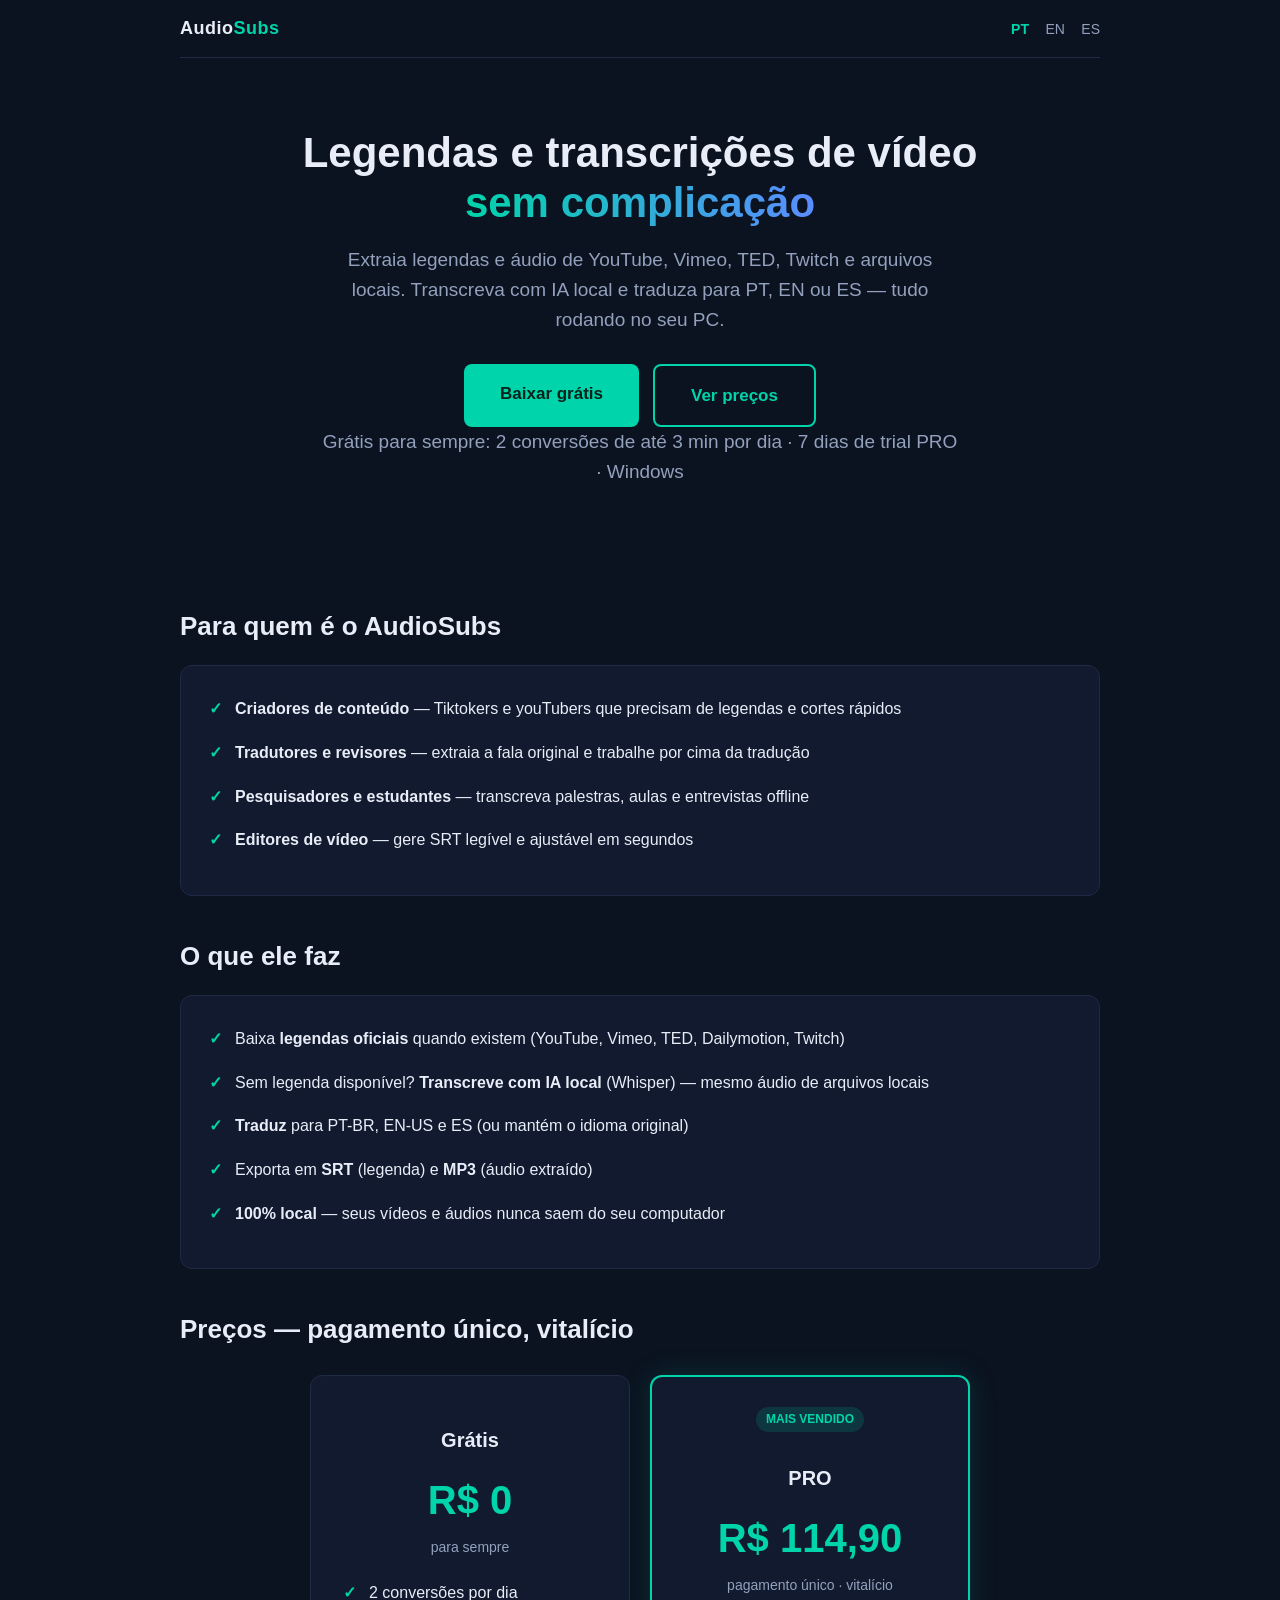
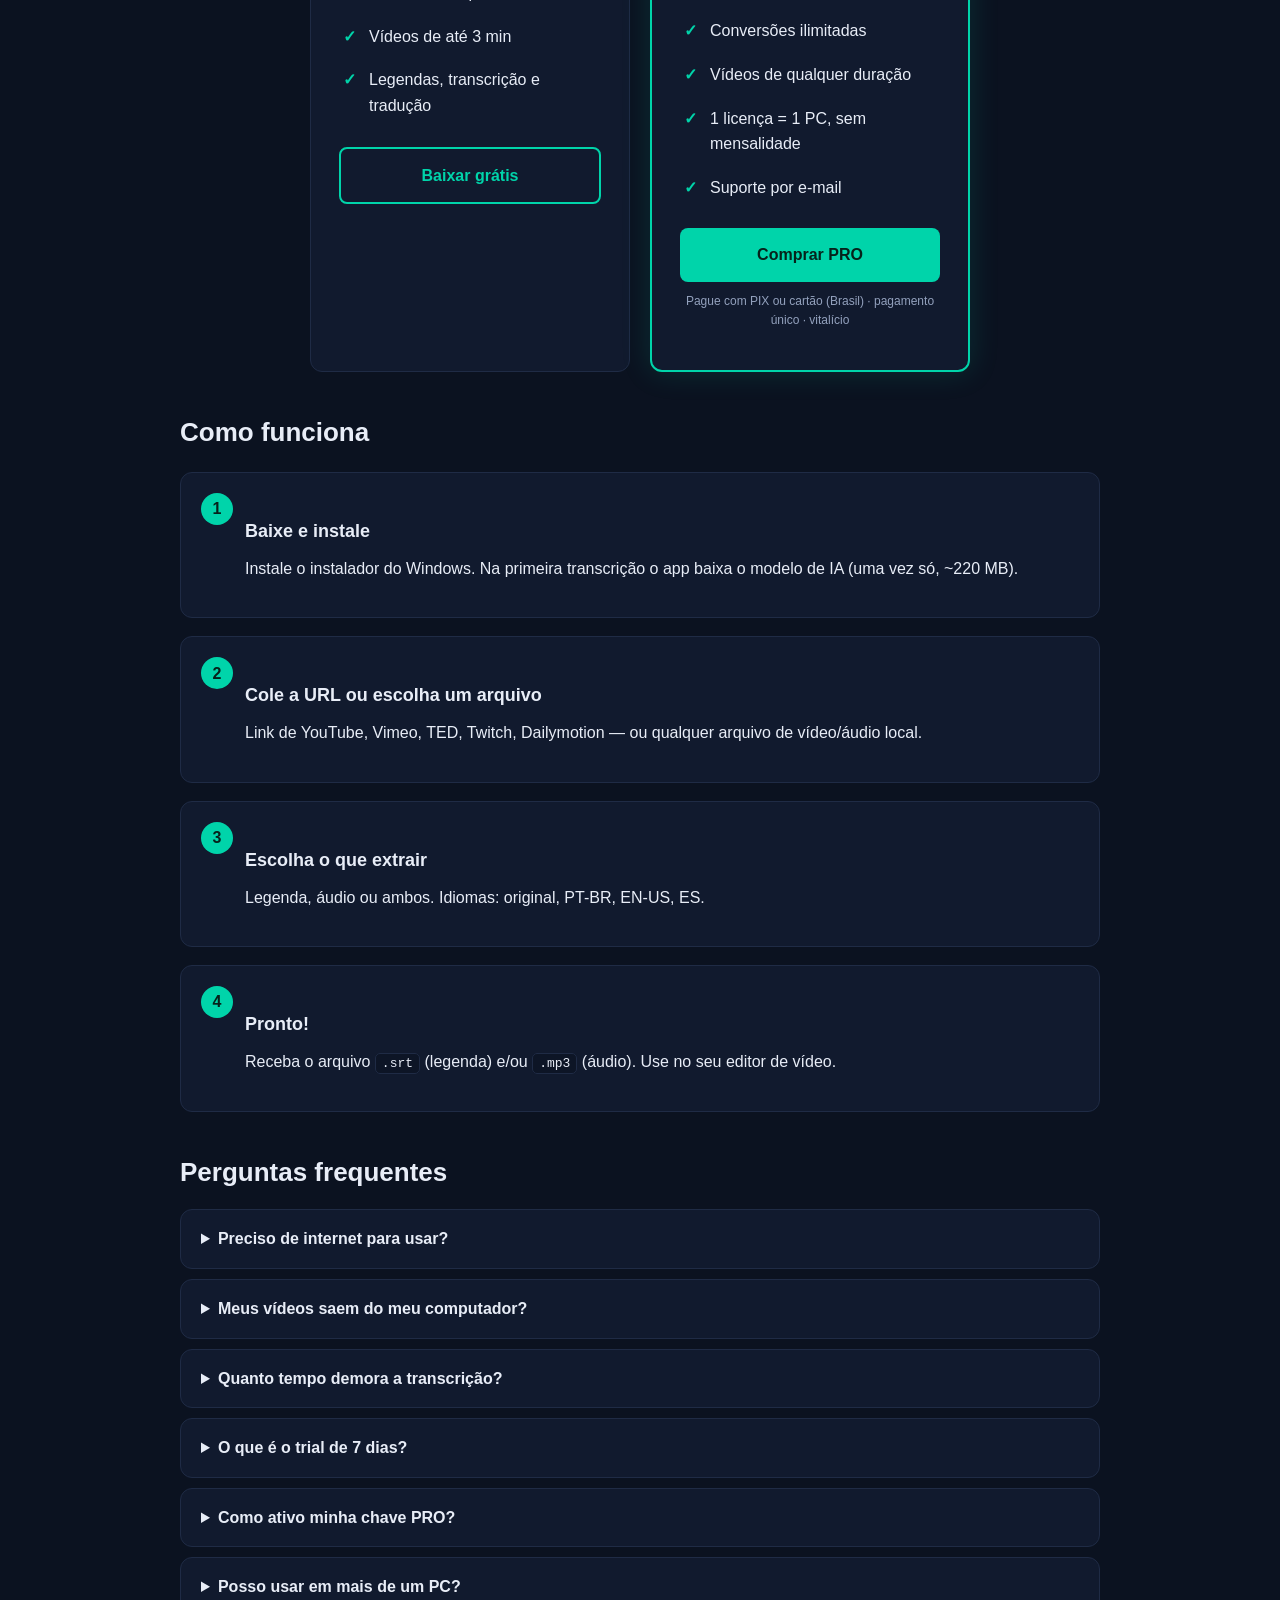
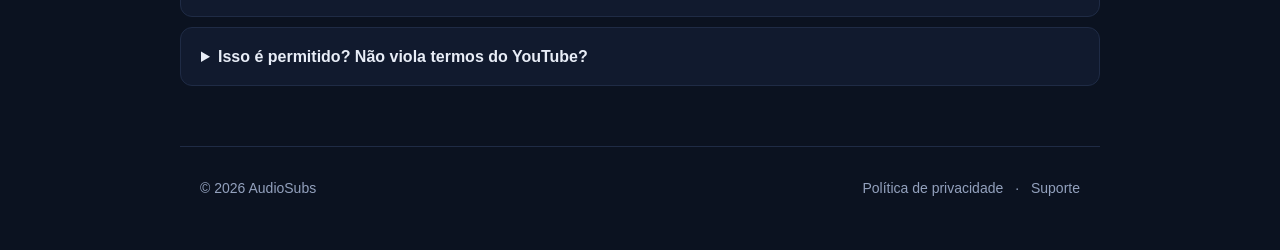
<file: index.html>
<!DOCTYPE html>
<html lang="pt-BR">
<head>
  <meta charset="UTF-8">
  <meta name="viewport" content="width=device-width, initial-scale=1.0">
  <title>AudioSubs — Legendas e transcrições de vídeos na hora</title>
  <meta name="description" content="Baixe legendas e transcrições de YouTube, Vimeo, TED, Twitch e arquivos locais. Traduza para PT, EN, ES. 100% local, seus vídeos não saem do seu PC.">
  <link rel="stylesheet" href="assets/css/styles.css">
  <link rel="icon" href="assets/img/icon.ico">
</head>
<body>
  <div class="container">
    <nav class="topbar">
      <a class="brand" href="index.html"><div>Audio<span>Subs</span></div></a>
      <div class="lang">
        <a href="index.html" class="active">PT</a>
        <a href="en/index.html">EN</a>
        <a href="es/index.html">ES</a>
      </div>
    </nav>

    <header class="hero">
      <h1>Legendas e transcrições de vídeo<br><span class="grad">sem complicação</span></h1>
      <p>Extraia legendas e áudio de YouTube, Vimeo, TED, Twitch e arquivos locais. Transcreva com IA local e traduza para PT, EN ou ES — tudo rodando no seu PC.</p>
      <div class="btn-row">
        <a class="btn btn-primary btn-lg" href="https://github.com/audiosubs/audiosubs/releases" target="_blank" rel="noopener">Baixar grátis</a>
        <a class="btn btn-secondary btn-lg" href="#precos">Ver preços</a>
      </div>
      <p class="hero-note">Grátis para sempre: 2 conversões de até 3 min por dia · 7 dias de trial PRO · Windows</p>
    </header>

    <h2>Para quem é o AudioSubs</h2>
    <div class="card">
      <ul class="check">
        <li><strong>Criadores de conteúdo</strong> — Tiktokers e youTubers que precisam de legendas e cortes rápidos</li>
        <li><strong>Tradutores e revisores</strong> — extraia a fala original e trabalhe por cima da tradução</li>
        <li><strong>Pesquisadores e estudantes</strong> — transcreva palestras, aulas e entrevistas offline</li>
        <li><strong>Editores de vídeo</strong> — gere SRT legível e ajustável em segundos</li>
      </ul>
    </div>

    <h2>O que ele faz</h2>
    <div class="card">
      <ul class="check">
        <li>Baixa <strong>legendas oficiais</strong> quando existem (YouTube, Vimeo, TED, Dailymotion, Twitch)</li>
        <li>Sem legenda disponível? <strong>Transcreve com IA local</strong> (Whisper) — mesmo áudio de arquivos locais</li>
        <li><strong>Traduz</strong> para PT-BR, EN-US e ES (ou mantém o idioma original)</li>
        <li>Exporta em <strong>SRT</strong> (legenda) e <strong>MP3</strong> (áudio extraído)</li>
        <li><strong>100% local</strong> — seus vídeos e áudios nunca saem do seu computador</li>
      </ul>
    </div>

    <h2 id="precos">Preços — pagamento único, vitalício</h2>
    <div class="pricing">
      <div class="price-card">
        <h3>Grátis</h3>
        <div class="price">R$ 0</div>
        <div class="price-sub">para sempre</div>
        <ul class="check">
          <li>2 conversões por dia</li>
          <li>Vídeos de até 3 min</li>
          <li>Legendas, transcrição e tradução</li>
        </ul>
        <a class="btn btn-secondary" href="https://github.com/audiosubs/audiosubs/releases" target="_blank" rel="noopener">Baixar grátis</a>
      </div>
      <div class="price-card featured">
        <span class="tag">MAIS VENDIDO</span>
        <h3>PRO</h3>
        <div class="price">R$ 114,90</div>
        <div class="price-sub">pagamento único · vitalício</div>
        <ul class="check">
          <li>Conversões ilimitadas</li>
          <li>Vídeos de qualquer duração</li>
          <li>1 licença = 1 PC, sem mensalidade</li>
          <li>Suporte por e-mail</li>
        </ul>
        <a class="btn btn-primary" href="https://go.hotmart.com/E106994843U" target="_blank" rel="noopener">Comprar PRO</a>
        <p class="hero-note" style="font-size:12px;margin-top:10px;">Pague com PIX ou cartão (Brasil) · pagamento único · vitalício</p>
      </div>
    </div>

    <h2>Como funciona</h2>
    <div class="steps">
      <div class="card">
        <h3>Baixe e instale</h3>
        <p>Instale o instalador do Windows. Na primeira transcrição o app baixa o modelo de IA (uma vez só, ~220 MB).</p>
      </div>
      <div class="card">
        <h3>Cole a URL ou escolha um arquivo</h3>
        <p>Link de YouTube, Vimeo, TED, Twitch, Dailymotion — ou qualquer arquivo de vídeo/áudio local.</p>
      </div>
      <div class="card">
        <h3>Escolha o que extrair</h3>
        <p>Legenda, áudio ou ambos. Idiomas: original, PT-BR, EN-US, ES.</p>
      </div>
      <div class="card">
        <h3>Pronto!</h3>
        <p>Receba o arquivo <code>.srt</code> (legenda) e/ou <code>.mp3</code> (áudio). Use no seu editor de vídeo.</p>
      </div>
    </div>

    <h2>Perguntas frequentes</h2>
    <div class="faq">
      <details>
        <summary>Preciso de internet para usar?</summary>
        <p>O processamento é 100% local (privacidade garantida). Só precisa de internet para baixar o vídeo/legendas da URL e para baixar o modelo de IA na primeira vez.</p>
      </details>
      <details>
        <summary>Meus vídeos saem do meu computador?</summary>
        <p>Não. Todo o processamento de áudio, transcrição e tradução acontece na sua máquina. Nada é enviado para servidores nossos.</p>
      </details>
      <details>
        <summary>Quanto tempo demora a transcrição?</summary>
        <p>Depende do tamanho do vídeo e do seu PC. Vídeos curtos levam segundos; vídeos de 1 hora podem levar alguns minutos em CPU.</p>
      </details>
      <details>
        <summary>O que é o trial de 7 dias?</summary>
        <p>Ao instalar, você ganha 7 dias de PRO grátis — conversões ilimitadas e sem limite de duração. Depois, volta ao plano grátis (2×3 min/dia) ou compra o PRO.</p>
      </details>
      <details>
        <summary>Como ativo minha chave PRO?</summary>
        <p>Abra o app, clique em "Ativar licença" no banner PRO e cole a chave que você recebeu por e-mail após a compra. Pronto, vira PRO na hora.</p>
      </details>
      <details>
        <summary>Posso usar em mais de um PC?</summary>
        <p>Cada licença é válida em um PC. Se trocar de máquina, entre em contato pelo e-mail de suporte para transferir a ativação.</p>
      </details>
      <details>
        <summary>Isso é permitido? Não viola termos do YouTube?</summary>
        <p>O AudioSubs extrai áudio e legendas para uso pessoal e de pesquisa, como um leitor offline. É sua responsabilidade usar apenas conteúdo que você tem o direito de processar.</p>
      </details>
    </div>

    <footer>
      <div class="container">
        <div>© 2026 AudioSubs</div>
        <div>
          <a href="privacy.html">Política de privacidade</a>
          <span style="margin:0 8px">·</span>
          <a href="mailto:audiosubspro@gmail.com">Suporte</a>
        </div>
      </div>
    </footer>
  </div>
</body>
</html>
</file>
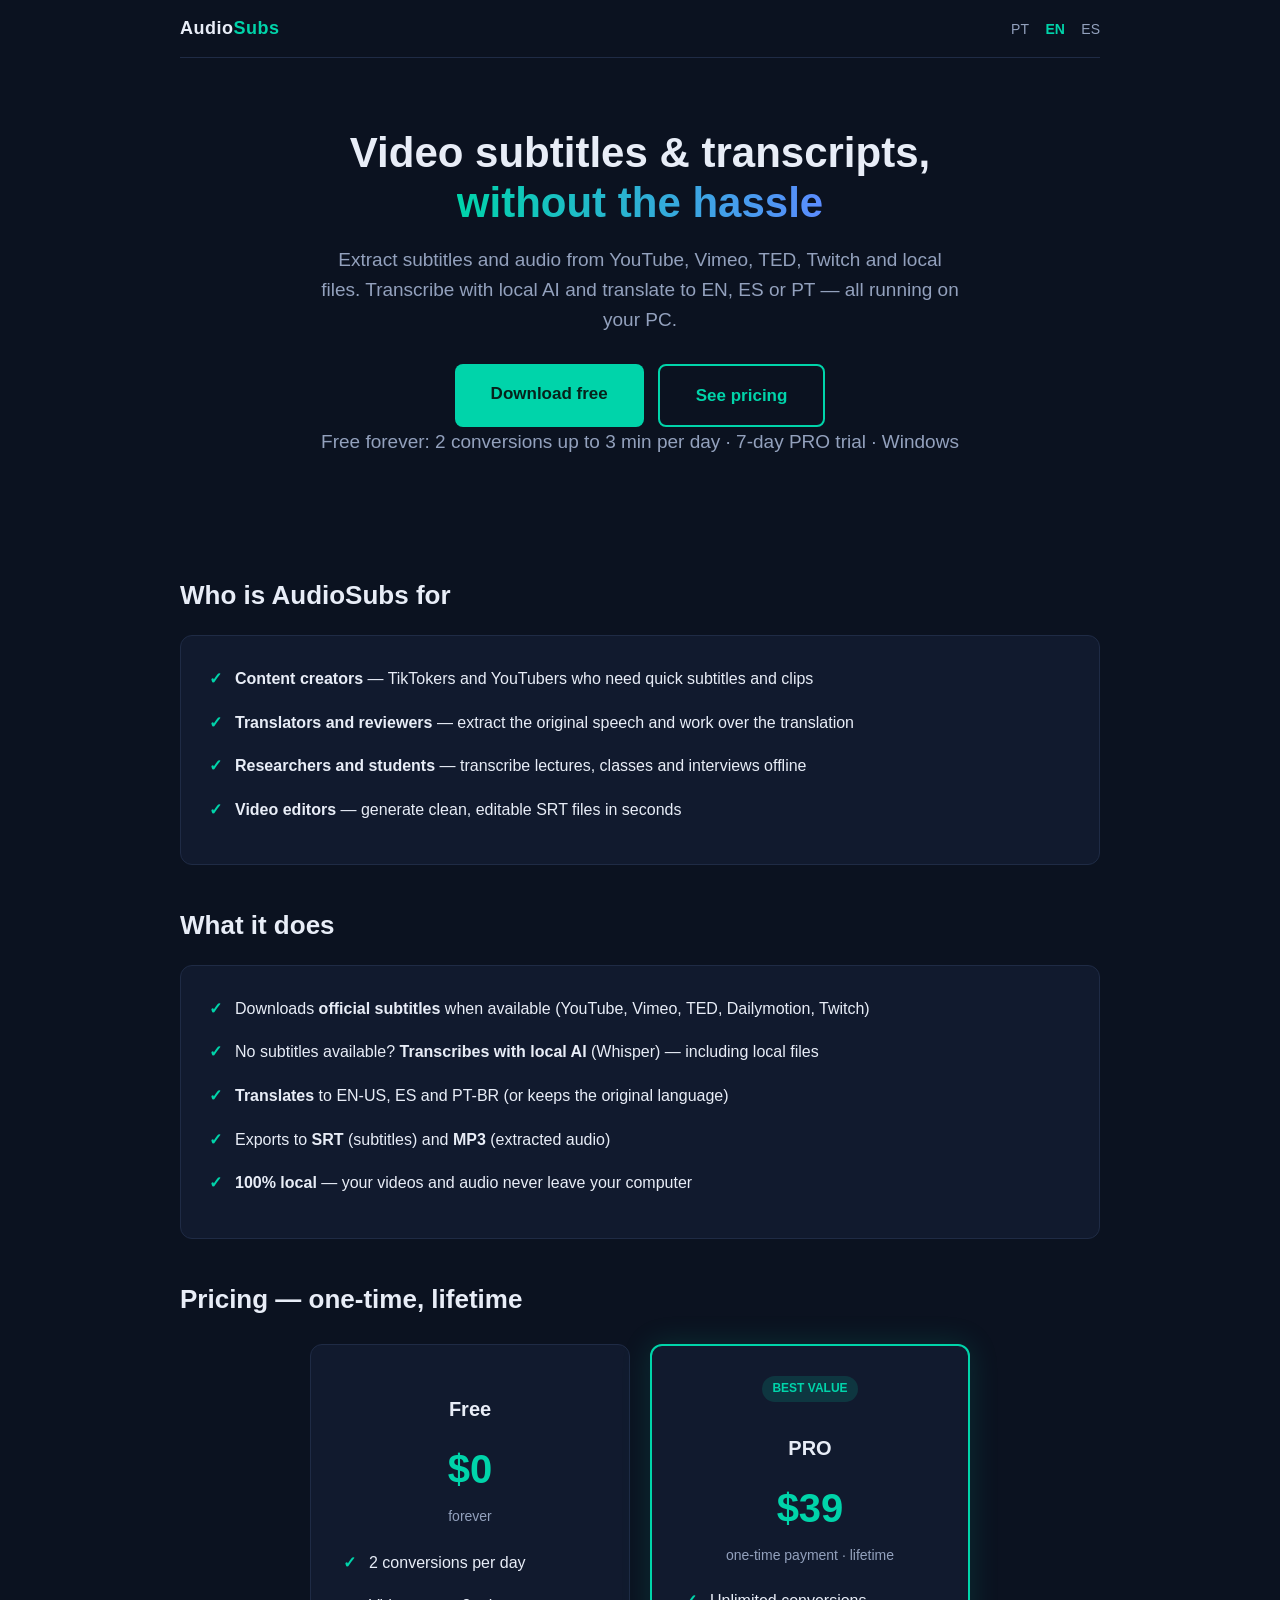
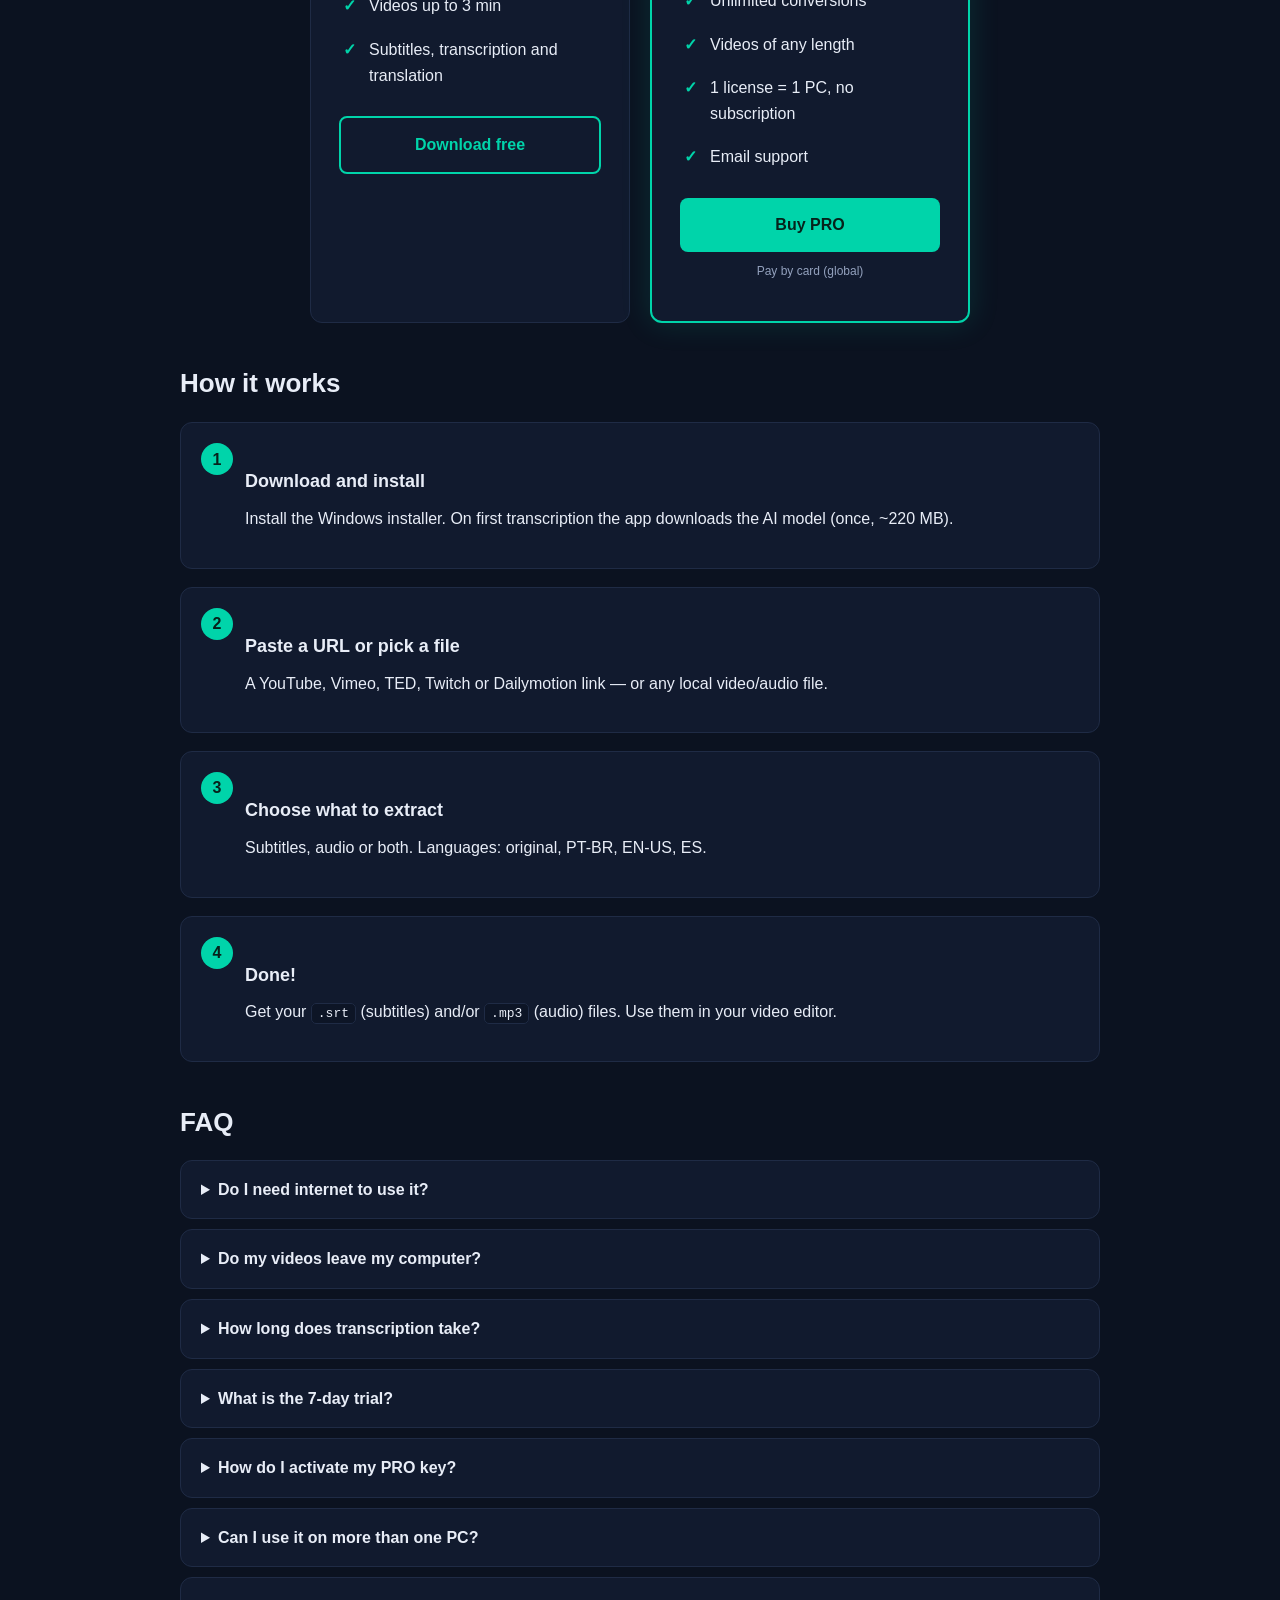
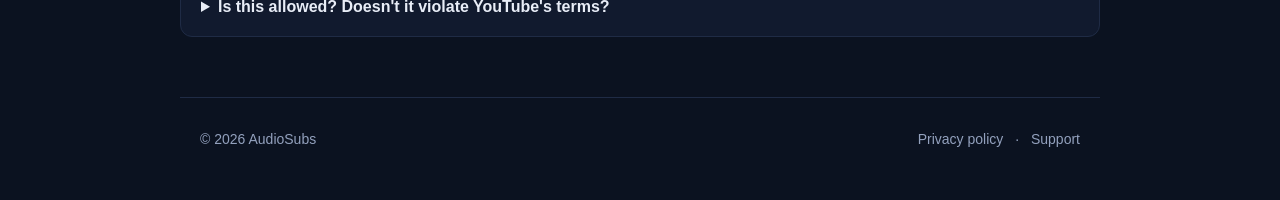
<file: en/index.html>
<!DOCTYPE html>
<html lang="en">
<head>
  <meta charset="UTF-8">
  <meta name="viewport" content="width=device-width, initial-scale=1.0">
  <title>AudioSubs — Video subtitles and transcripts, instantly</title>
  <meta name="description" content="Download subtitles and transcripts from YouTube, Vimeo, TED, Twitch and local files. Translate to EN, ES, PT. 100% local, your videos never leave your PC.">
  <link rel="stylesheet" href="../assets/css/styles.css">
  <link rel="icon" href="../assets/img/icon.ico">
</head>
<body>
  <div class="container">
    <nav class="topbar">
      <a class="brand" href="../index.html"><div>Audio<span>Subs</span></div></a>
      <div class="lang">
        <a href="../index.html">PT</a>
        <a href="index.html" class="active">EN</a>
        <a href="../es/index.html">ES</a>
      </div>
    </nav>

    <header class="hero">
      <h1>Video subtitles &amp; transcripts,<br><span class="grad">without the hassle</span></h1>
      <p>Extract subtitles and audio from YouTube, Vimeo, TED, Twitch and local files. Transcribe with local AI and translate to EN, ES or PT — all running on your PC.</p>
      <div class="btn-row">
        <a class="btn btn-primary btn-lg" href="https://github.com/audiosubs/audiosubs/releases" target="_blank" rel="noopener">Download free</a>
        <a class="btn btn-secondary btn-lg" href="#pricing">See pricing</a>
      </div>
      <p class="hero-note">Free forever: 2 conversions up to 3 min per day · 7-day PRO trial · Windows</p>
    </header>

    <h2>Who is AudioSubs for</h2>
    <div class="card">
      <ul class="check">
        <li><strong>Content creators</strong> — TikTokers and YouTubers who need quick subtitles and clips</li>
        <li><strong>Translators and reviewers</strong> — extract the original speech and work over the translation</li>
        <li><strong>Researchers and students</strong> — transcribe lectures, classes and interviews offline</li>
        <li><strong>Video editors</strong> — generate clean, editable SRT files in seconds</li>
      </ul>
    </div>

    <h2>What it does</h2>
    <div class="card">
      <ul class="check">
        <li>Downloads <strong>official subtitles</strong> when available (YouTube, Vimeo, TED, Dailymotion, Twitch)</li>
        <li>No subtitles available? <strong>Transcribes with local AI</strong> (Whisper) — including local files</li>
        <li><strong>Translates</strong> to EN-US, ES and PT-BR (or keeps the original language)</li>
        <li>Exports to <strong>SRT</strong> (subtitles) and <strong>MP3</strong> (extracted audio)</li>
        <li><strong>100% local</strong> — your videos and audio never leave your computer</li>
      </ul>
    </div>

    <h2 id="pricing">Pricing — one-time, lifetime</h2>
    <div class="pricing">
      <div class="price-card">
        <h3>Free</h3>
        <div class="price">$0</div>
        <div class="price-sub">forever</div>
        <ul class="check">
          <li>2 conversions per day</li>
          <li>Videos up to 3 min</li>
          <li>Subtitles, transcription and translation</li>
        </ul>
        <a class="btn btn-secondary" href="https://github.com/audiosubs/audiosubs/releases" target="_blank" rel="noopener">Download free</a>
      </div>
      <div class="price-card featured">
        <span class="tag">BEST VALUE</span>
        <h3>PRO</h3>
        <div class="price">$39</div>
        <div class="price-sub">one-time payment · lifetime</div>
        <ul class="check">
          <li>Unlimited conversions</li>
          <li>Videos of any length</li>
          <li>1 license = 1 PC, no subscription</li>
          <li>Email support</li>
        </ul>
        <a class="btn btn-primary" href="https://audiosubspro.gumroad.com/l/kxeodt" target="_blank" rel="noopener">Buy PRO</a>
        <p class="hero-note" style="font-size:12px;margin-top:10px;">Pay by card (global)</p>
      </div>
    </div>

    <h2>How it works</h2>
    <div class="steps">
      <div class="card">
        <h3>Download and install</h3>
        <p>Install the Windows installer. On first transcription the app downloads the AI model (once, ~220 MB).</p>
      </div>
      <div class="card">
        <h3>Paste a URL or pick a file</h3>
        <p>A YouTube, Vimeo, TED, Twitch or Dailymotion link — or any local video/audio file.</p>
      </div>
      <div class="card">
        <h3>Choose what to extract</h3>
        <p>Subtitles, audio or both. Languages: original, PT-BR, EN-US, ES.</p>
      </div>
      <div class="card">
        <h3>Done!</h3>
        <p>Get your <code>.srt</code> (subtitles) and/or <code>.mp3</code> (audio) files. Use them in your video editor.</p>
      </div>
    </div>

    <h2>FAQ</h2>
    <div class="faq">
      <details>
        <summary>Do I need internet to use it?</summary>
        <p>Processing is 100% local (privacy guaranteed). You only need internet to download the video/subtitles from a URL and to download the AI model the first time.</p>
      </details>
      <details>
        <summary>Do my videos leave my computer?</summary>
        <p>No. All audio, transcription and translation processing happens on your machine. Nothing is uploaded to our servers.</p>
      </details>
      <details>
        <summary>How long does transcription take?</summary>
        <p>It depends on the video length and your PC. Short videos take seconds; 1-hour videos can take a few minutes on CPU.</p>
      </details>
      <details>
        <summary>What is the 7-day trial?</summary>
        <p>On install you get 7 days of PRO free — unlimited conversions with no length limit. After that, you fall back to free (2×3 min/day) or buy PRO.</p>
      </details>
      <details>
        <summary>How do I activate my PRO key?</summary>
        <p>Open the app, click "Activate license" on the PRO banner and paste the key you received by email after purchase. Done, you're PRO instantly.</p>
      </details>
      <details>
        <summary>Can I use it on more than one PC?</summary>
        <p>Each license is valid on one PC. If you change machines, email support to transfer the activation.</p>
      </details>
      <details>
        <summary>Is this allowed? Doesn't it violate YouTube's terms?</summary>
        <p>AudioSubs extracts audio and subtitles for personal and research use, like an offline reader. It's your responsibility to only process content you have the right to.</p>
      </details>
    </div>

    <footer>
      <div class="container">
        <div>© 2026 AudioSubs</div>
        <div>
          <a href="privacy.html">Privacy policy</a>
          <span style="margin:0 8px">·</span>
          <a href="mailto:audiosubspro@gmail.com">Support</a>
        </div>
      </div>
    </footer>
  </div>
</body>
</html>
</file>
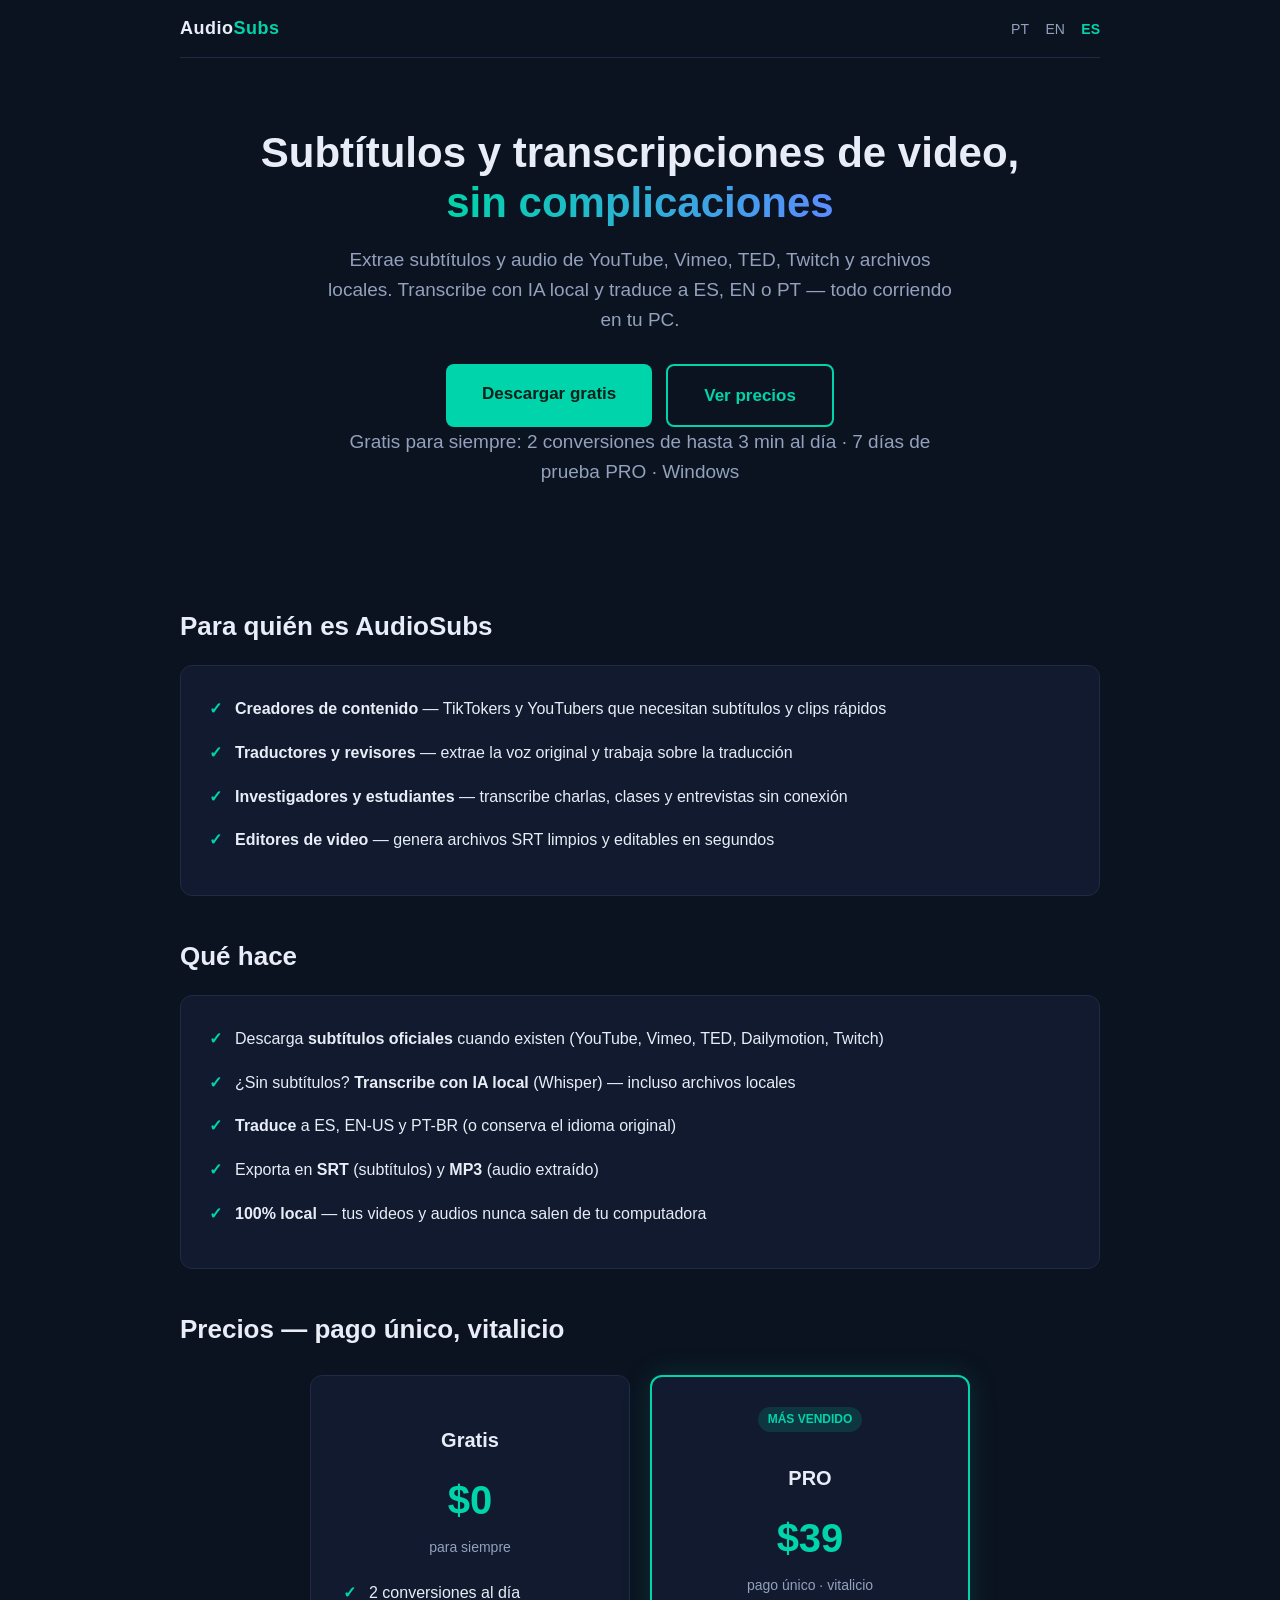
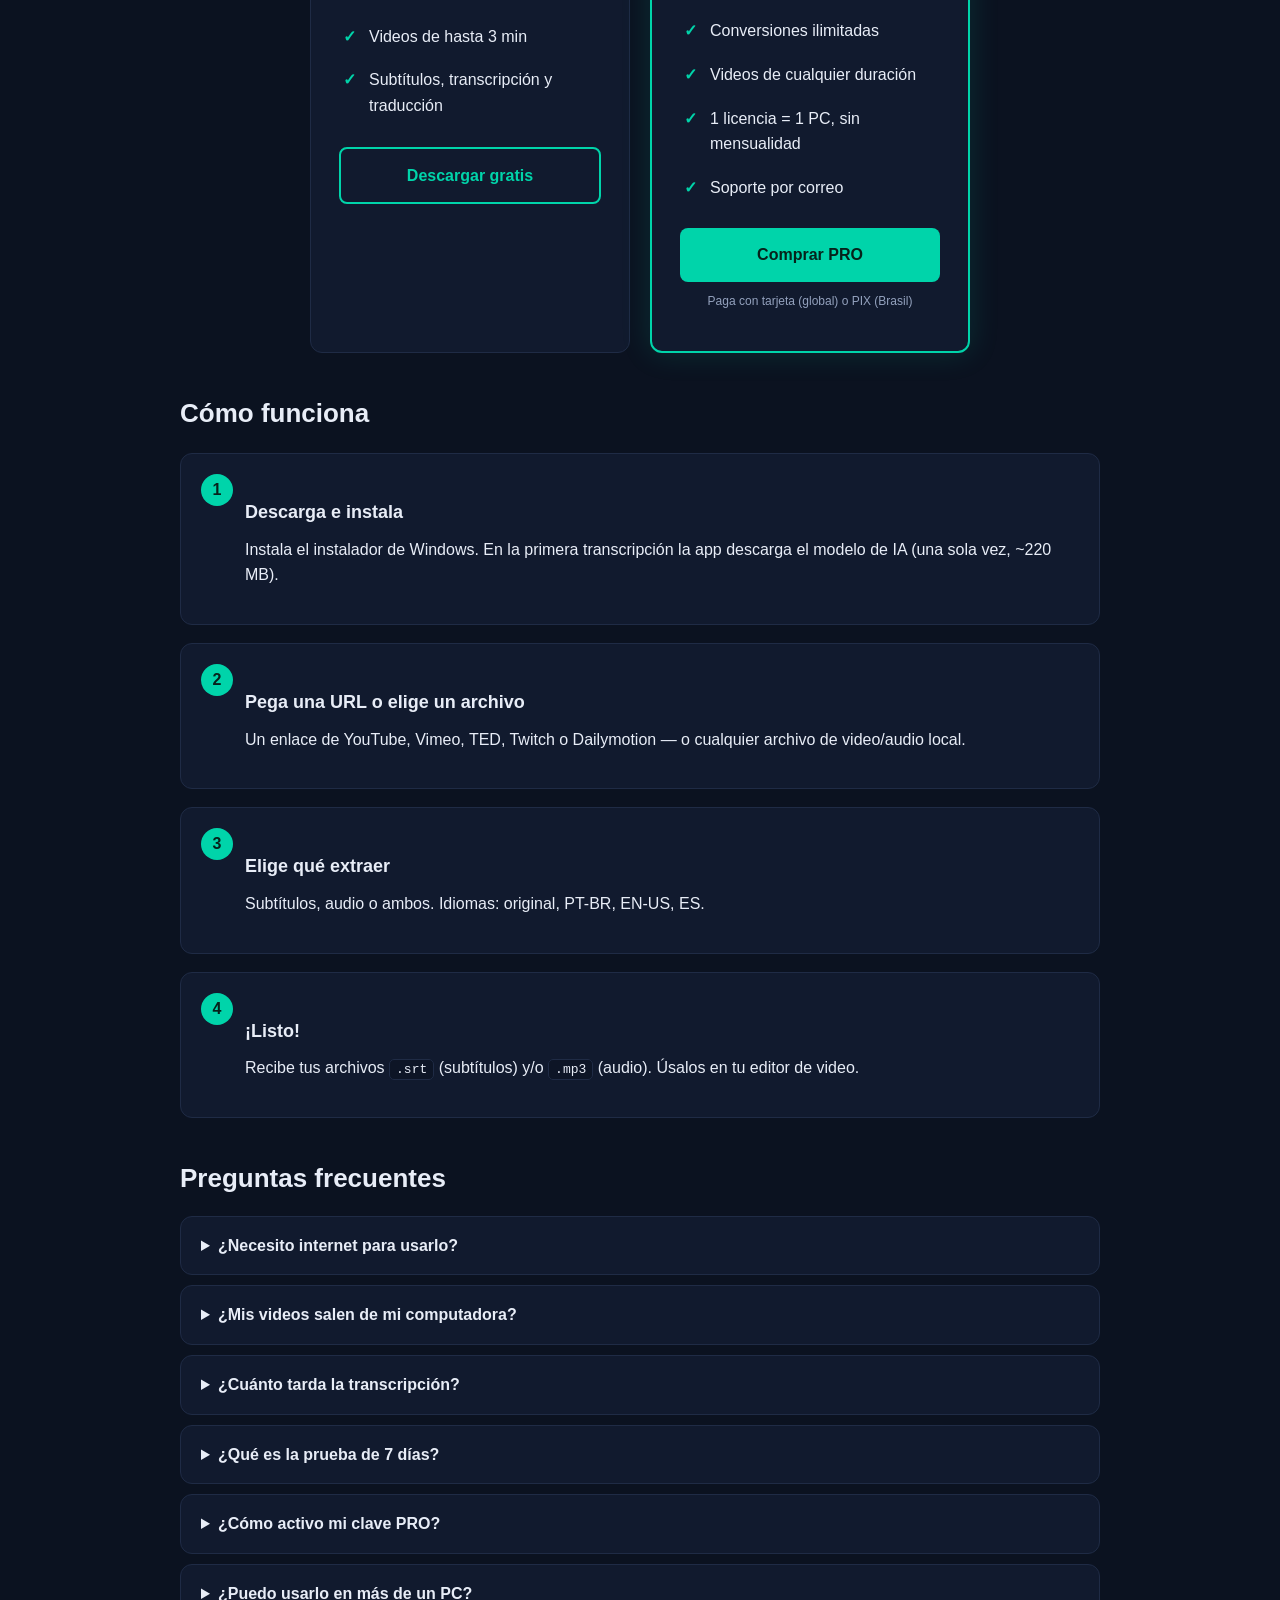
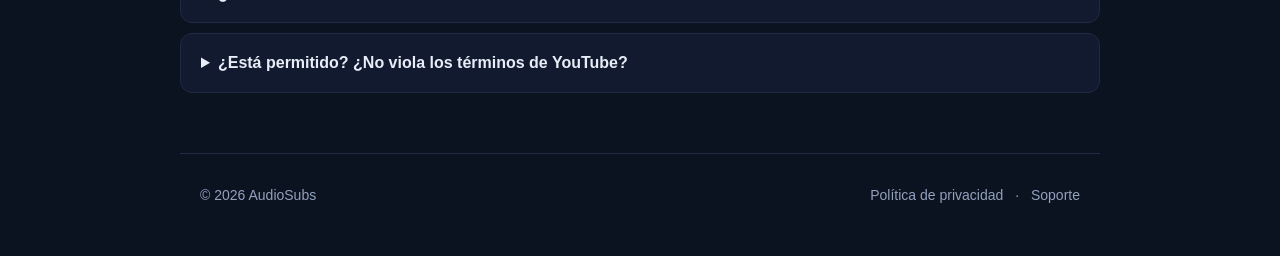
<file: es/index.html>
<!DOCTYPE html>
<html lang="es">
<head>
  <meta charset="UTF-8">
  <meta name="viewport" content="width=device-width, initial-scale=1.0">
  <title>AudioSubs — Subtítulos y transcripciones de video al instante</title>
  <meta name="description" content="Descarga subtítulos y transcripciones de YouTube, Vimeo, TED, Twitch y archivos locales. Traduce a ES, EN, PT. 100% local, tus videos nunca salen de tu PC.">
  <link rel="stylesheet" href="../assets/css/styles.css">
  <link rel="icon" href="../assets/img/icon.ico">
</head>
<body>
  <div class="container">
    <nav class="topbar">
      <a class="brand" href="../index.html"><div>Audio<span>Subs</span></div></a>
      <div class="lang">
        <a href="../index.html">PT</a>
        <a href="../en/index.html">EN</a>
        <a href="index.html" class="active">ES</a>
      </div>
    </nav>

    <header class="hero">
      <h1>Subtítulos y transcripciones de video,<br><span class="grad">sin complicaciones</span></h1>
      <p>Extrae subtítulos y audio de YouTube, Vimeo, TED, Twitch y archivos locales. Transcribe con IA local y traduce a ES, EN o PT — todo corriendo en tu PC.</p>
      <div class="btn-row">
        <a class="btn btn-primary btn-lg" href="https://github.com/audiosubs/audiosubs/releases" target="_blank" rel="noopener">Descargar gratis</a>
        <a class="btn btn-secondary btn-lg" href="#precios">Ver precios</a>
      </div>
      <p class="hero-note">Gratis para siempre: 2 conversiones de hasta 3 min al día · 7 días de prueba PRO · Windows</p>
    </header>

    <h2>Para quién es AudioSubs</h2>
    <div class="card">
      <ul class="check">
        <li><strong>Creadores de contenido</strong> — TikTokers y YouTubers que necesitan subtítulos y clips rápidos</li>
        <li><strong>Traductores y revisores</strong> — extrae la voz original y trabaja sobre la traducción</li>
        <li><strong>Investigadores y estudiantes</strong> — transcribe charlas, clases y entrevistas sin conexión</li>
        <li><strong>Editores de video</strong> — genera archivos SRT limpios y editables en segundos</li>
      </ul>
    </div>

    <h2>Qué hace</h2>
    <div class="card">
      <ul class="check">
        <li>Descarga <strong>subtítulos oficiales</strong> cuando existen (YouTube, Vimeo, TED, Dailymotion, Twitch)</li>
        <li>¿Sin subtítulos? <strong>Transcribe con IA local</strong> (Whisper) — incluso archivos locales</li>
        <li><strong>Traduce</strong> a ES, EN-US y PT-BR (o conserva el idioma original)</li>
        <li>Exporta en <strong>SRT</strong> (subtítulos) y <strong>MP3</strong> (audio extraído)</li>
        <li><strong>100% local</strong> — tus videos y audios nunca salen de tu computadora</li>
      </ul>
    </div>

    <h2 id="precios">Precios — pago único, vitalicio</h2>
    <div class="pricing">
      <div class="price-card">
        <h3>Gratis</h3>
        <div class="price">$0</div>
        <div class="price-sub">para siempre</div>
        <ul class="check">
          <li>2 conversiones al día</li>
          <li>Videos de hasta 3 min</li>
          <li>Subtítulos, transcripción y traducción</li>
        </ul>
        <a class="btn btn-secondary" href="https://github.com/audiosubs/audiosubs/releases" target="_blank" rel="noopener">Descargar gratis</a>
      </div>
      <div class="price-card featured">
        <span class="tag">MÁS VENDIDO</span>
        <h3>PRO</h3>
        <div class="price">$39</div>
        <div class="price-sub">pago único · vitalicio</div>
        <ul class="check">
          <li>Conversiones ilimitadas</li>
          <li>Videos de cualquier duración</li>
          <li>1 licencia = 1 PC, sin mensualidad</li>
          <li>Soporte por correo</li>
        </ul>
        <a class="btn btn-primary" href="https://audiosubspro.gumroad.com/l/kxeodt" target="_blank" rel="noopener">Comprar PRO</a>
        <p class="hero-note" style="font-size:12px;margin-top:10px;">Paga con tarjeta (global) o PIX (Brasil)</p>
      </div>
    </div>

    <h2>Cómo funciona</h2>
    <div class="steps">
      <div class="card">
        <h3>Descarga e instala</h3>
        <p>Instala el instalador de Windows. En la primera transcripción la app descarga el modelo de IA (una sola vez, ~220 MB).</p>
      </div>
      <div class="card">
        <h3>Pega una URL o elige un archivo</h3>
        <p>Un enlace de YouTube, Vimeo, TED, Twitch o Dailymotion — o cualquier archivo de video/audio local.</p>
      </div>
      <div class="card">
        <h3>Elige qué extraer</h3>
        <p>Subtítulos, audio o ambos. Idiomas: original, PT-BR, EN-US, ES.</p>
      </div>
      <div class="card">
        <h3>¡Listo!</h3>
        <p>Recibe tus archivos <code>.srt</code> (subtítulos) y/o <code>.mp3</code> (audio). Úsalos en tu editor de video.</p>
      </div>
    </div>

    <h2>Preguntas frecuentes</h2>
    <div class="faq">
      <details>
        <summary>¿Necesito internet para usarlo?</summary>
        <p>El procesamiento es 100% local (privacidad garantizada). Solo necesitas internet para descargar el video/subtítulos de una URL y para descargar el modelo de IA la primera vez.</p>
      </details>
      <details>
        <summary>¿Mis videos salen de mi computadora?</summary>
        <p>No. Todo el procesamiento de audio, transcripción y traducción ocurre en tu máquina. Nada se envía a nuestros servidores.</p>
      </details>
      <details>
        <summary>¿Cuánto tarda la transcripción?</summary>
        <p>Depende del tamaño del video y de tu PC. Videos cortos tardan segundos; videos de 1 hora pueden tardar unos minutos en CPU.</p>
      </details>
      <details>
        <summary>¿Qué es la prueba de 7 días?</summary>
        <p>Al instalar obtienes 7 días de PRO gratis — conversiones ilimitadas y sin límite de duración. Después vuelves al plan gratis (2×3 min/día) o compras PRO.</p>
      </details>
      <details>
        <summary>¿Cómo activo mi clave PRO?</summary>
        <p>Abre la app, haz clic en "Activar licencia" en el banner PRO y pega la clave que recibiste por correo tras la compra. Listo, eres PRO al instante.</p>
      </details>
      <details>
        <summary>¿Puedo usarlo en más de un PC?</summary>
        <p>Cada licencia es válida en un PC. Si cambias de máquina, escribe al soporte para transferir la activación.</p>
      </details>
      <details>
        <summary>¿Está permitido? ¿No viola los términos de YouTube?</summary>
        <p>AudioSubs extrae audio y subtítulos para uso personal y de investigación, como un lector sin conexión. Es tu responsabilidad procesar solo contenido que tengas derecho a procesar.</p>
      </details>
    </div>

    <footer>
      <div class="container">
        <div>© 2026 AudioSubs</div>
        <div>
          <a href="privacy.html">Política de privacidad</a>
          <span style="margin:0 8px">·</span>
          <a href="mailto:audiosubspro@gmail.com">Soporte</a>
        </div>
      </div>
    </footer>
  </div>
</body>
</html>
</file>
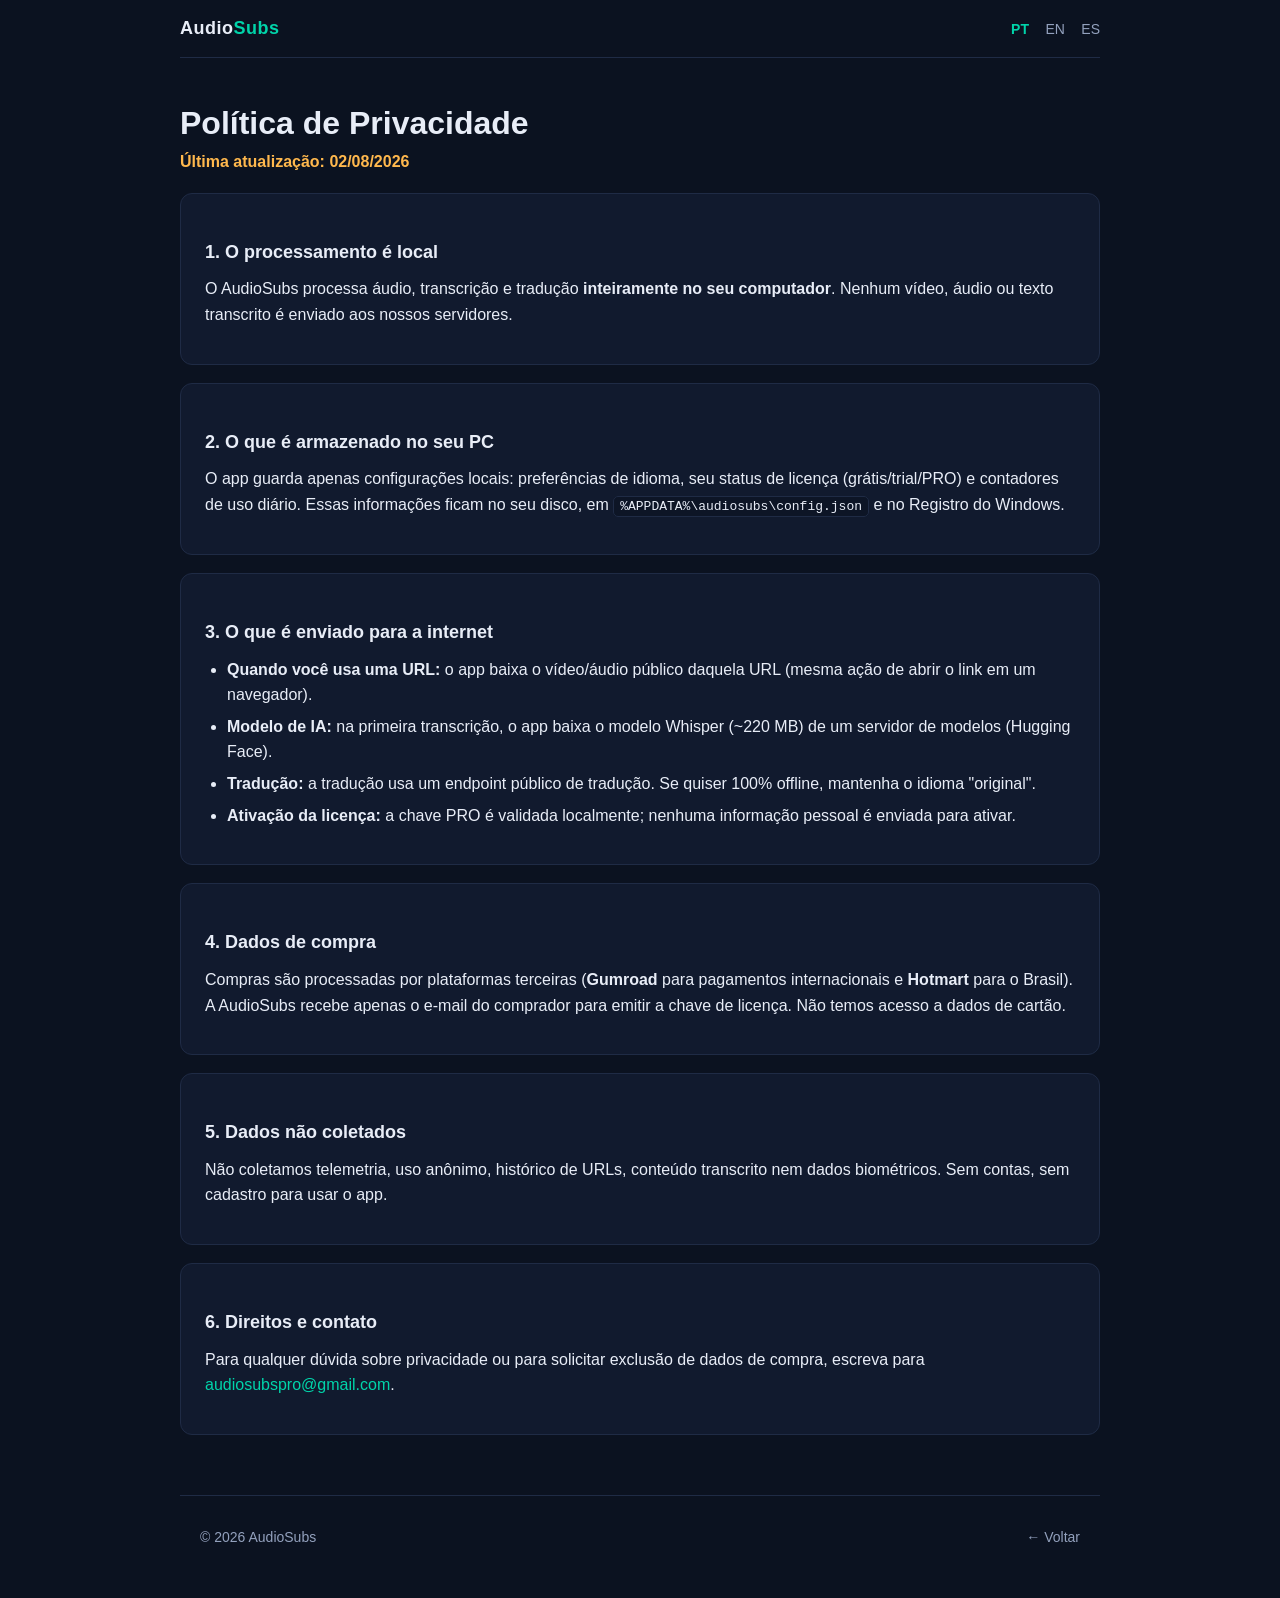
<file: privacy.html>
<!DOCTYPE html>
<html lang="pt-BR">
<head>
  <meta charset="UTF-8">
  <meta name="viewport" content="width=device-width, initial-scale=1.0">
  <title>AudioSubs — Política de Privacidade</title>
  <meta name="description" content="Política de privacidade do AudioSubs: como seus dados são tratados. 100% local.">
  <link rel="stylesheet" href="assets/css/styles.css">
  <link rel="icon" href="assets/img/icon.ico">
</head>
<body>
  <div class="container">
    <nav class="topbar">
      <div class="brand">Audio<span>Subs</span></div>
      <div class="lang">
        <a href="privacy.html" class="active">PT</a>
        <a href="en/privacy.html">EN</a>
        <a href="es/privacy.html">ES</a>
      </div>
    </nav>

    <h1>Política de Privacidade</h1>
    <p class="warn">Última atualização: 02/08/2026</p>

    <div class="card">
      <h3>1. O processamento é local</h3>
      <p>O AudioSubs processa áudio, transcrição e tradução <strong>inteiramente no seu computador</strong>. Nenhum vídeo, áudio ou texto transcrito é enviado aos nossos servidores.</p>
    </div>

    <div class="card">
      <h3>2. O que é armazenado no seu PC</h3>
      <p>O app guarda apenas configurações locais: preferências de idioma, seu status de licença (grátis/trial/PRO) e contadores de uso diário. Essas informações ficam no seu disco, em <code>%APPDATA%\audiosubs\config.json</code> e no Registro do Windows.</p>
    </div>

    <div class="card">
      <h3>3. O que é enviado para a internet</h3>
      <ul>
        <li><strong>Quando você usa uma URL:</strong> o app baixa o vídeo/áudio público daquela URL (mesma ação de abrir o link em um navegador).</li>
        <li><strong>Modelo de IA:</strong> na primeira transcrição, o app baixa o modelo Whisper (~220 MB) de um servidor de modelos (Hugging Face).</li>
        <li><strong>Tradução:</strong> a tradução usa um endpoint público de tradução. Se quiser 100% offline, mantenha o idioma "original".</li>
        <li><strong>Ativação da licença:</strong> a chave PRO é validada localmente; nenhuma informação pessoal é enviada para ativar.</li>
      </ul>
    </div>

    <div class="card">
      <h3>4. Dados de compra</h3>
      <p>Compras são processadas por plataformas terceiras (<strong>Gumroad</strong> para pagamentos internacionais e <strong>Hotmart</strong> para o Brasil). A AudioSubs recebe apenas o e-mail do comprador para emitir a chave de licença. Não temos acesso a dados de cartão.</p>
    </div>

    <div class="card">
      <h3>5. Dados não coletados</h3>
      <p>Não coletamos telemetria, uso anônimo, histórico de URLs, conteúdo transcrito nem dados biométricos. Sem contas, sem cadastro para usar o app.</p>
    </div>

    <div class="card">
      <h3>6. Direitos e contato</h3>
      <p>Para qualquer dúvida sobre privacidade ou para solicitar exclusão de dados de compra, escreva para <a href="mailto:audiosubspro@gmail.com">audiosubspro@gmail.com</a>.</p>
    </div>

    <footer>
      <div class="container">
        <div>© 2026 AudioSubs</div>
        <div><a href="index.html">← Voltar</a></div>
      </div>
    </footer>
  </div>
</body>
</html>
</file>
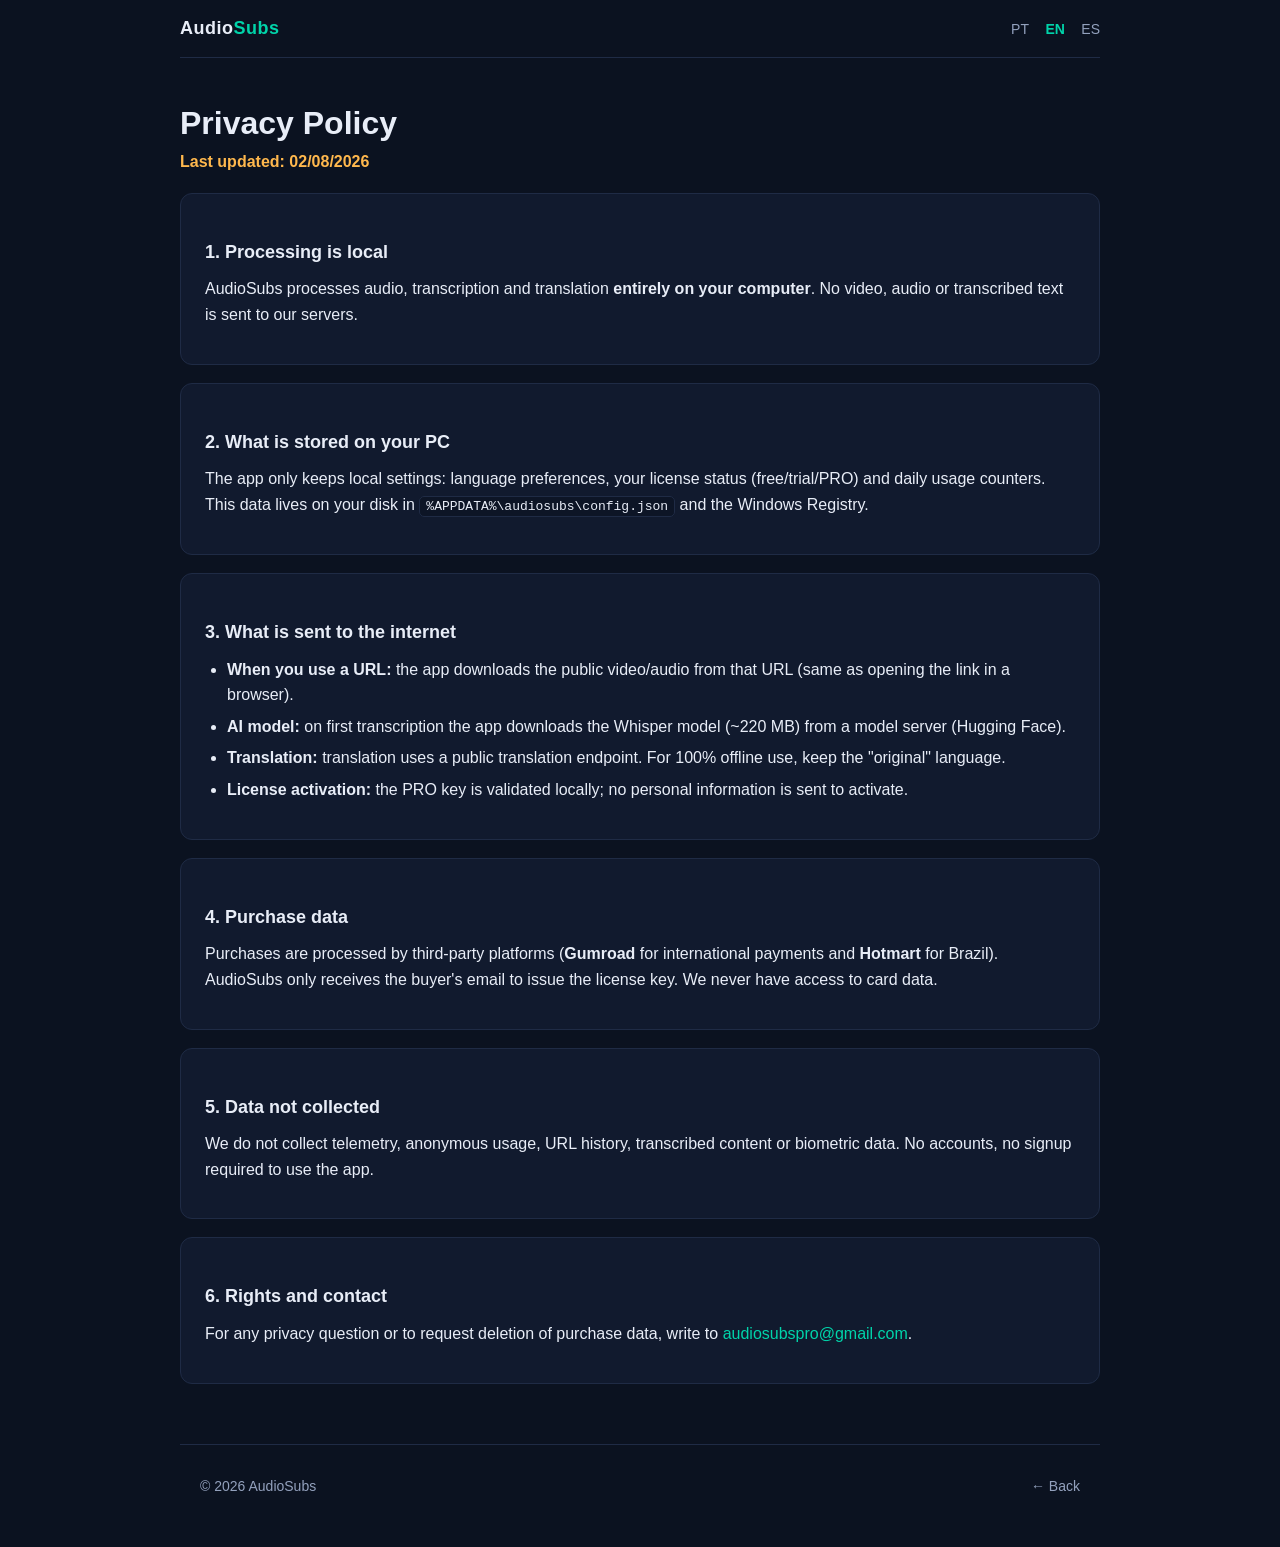
<file: en/privacy.html>
<!DOCTYPE html>
<html lang="en">
<head>
  <meta charset="UTF-8">
  <meta name="viewport" content="width=device-width, initial-scale=1.0">
  <title>AudioSubs — Privacy Policy</title>
  <meta name="description" content="AudioSubs privacy policy: how your data is handled. 100% local.">
  <link rel="stylesheet" href="../assets/css/styles.css">
  <link rel="icon" href="../assets/img/icon.ico">
</head>
<body>
  <div class="container">
    <nav class="topbar">
      <div class="brand">Audio<span>Subs</span></div>
      <div class="lang">
        <a href="../privacy.html">PT</a>
        <a href="privacy.html" class="active">EN</a>
        <a href="../es/privacy.html">ES</a>
      </div>
    </nav>

    <h1>Privacy Policy</h1>
    <p class="warn">Last updated: 02/08/2026</p>

    <div class="card">
      <h3>1. Processing is local</h3>
      <p>AudioSubs processes audio, transcription and translation <strong>entirely on your computer</strong>. No video, audio or transcribed text is sent to our servers.</p>
    </div>

    <div class="card">
      <h3>2. What is stored on your PC</h3>
      <p>The app only keeps local settings: language preferences, your license status (free/trial/PRO) and daily usage counters. This data lives on your disk in <code>%APPDATA%\audiosubs\config.json</code> and the Windows Registry.</p>
    </div>

    <div class="card">
      <h3>3. What is sent to the internet</h3>
      <ul>
        <li><strong>When you use a URL:</strong> the app downloads the public video/audio from that URL (same as opening the link in a browser).</li>
        <li><strong>AI model:</strong> on first transcription the app downloads the Whisper model (~220 MB) from a model server (Hugging Face).</li>
        <li><strong>Translation:</strong> translation uses a public translation endpoint. For 100% offline use, keep the "original" language.</li>
        <li><strong>License activation:</strong> the PRO key is validated locally; no personal information is sent to activate.</li>
      </ul>
    </div>

    <div class="card">
      <h3>4. Purchase data</h3>
      <p>Purchases are processed by third-party platforms (<strong>Gumroad</strong> for international payments and <strong>Hotmart</strong> for Brazil). AudioSubs only receives the buyer's email to issue the license key. We never have access to card data.</p>
    </div>

    <div class="card">
      <h3>5. Data not collected</h3>
      <p>We do not collect telemetry, anonymous usage, URL history, transcribed content or biometric data. No accounts, no signup required to use the app.</p>
    </div>

    <div class="card">
      <h3>6. Rights and contact</h3>
      <p>For any privacy question or to request deletion of purchase data, write to <a href="mailto:audiosubspro@gmail.com">audiosubspro@gmail.com</a>.</p>
    </div>

    <footer>
      <div class="container">
        <div>© 2026 AudioSubs</div>
        <div><a href="index.html">← Back</a></div>
      </div>
    </footer>
  </div>
</body>
</html>
</file>
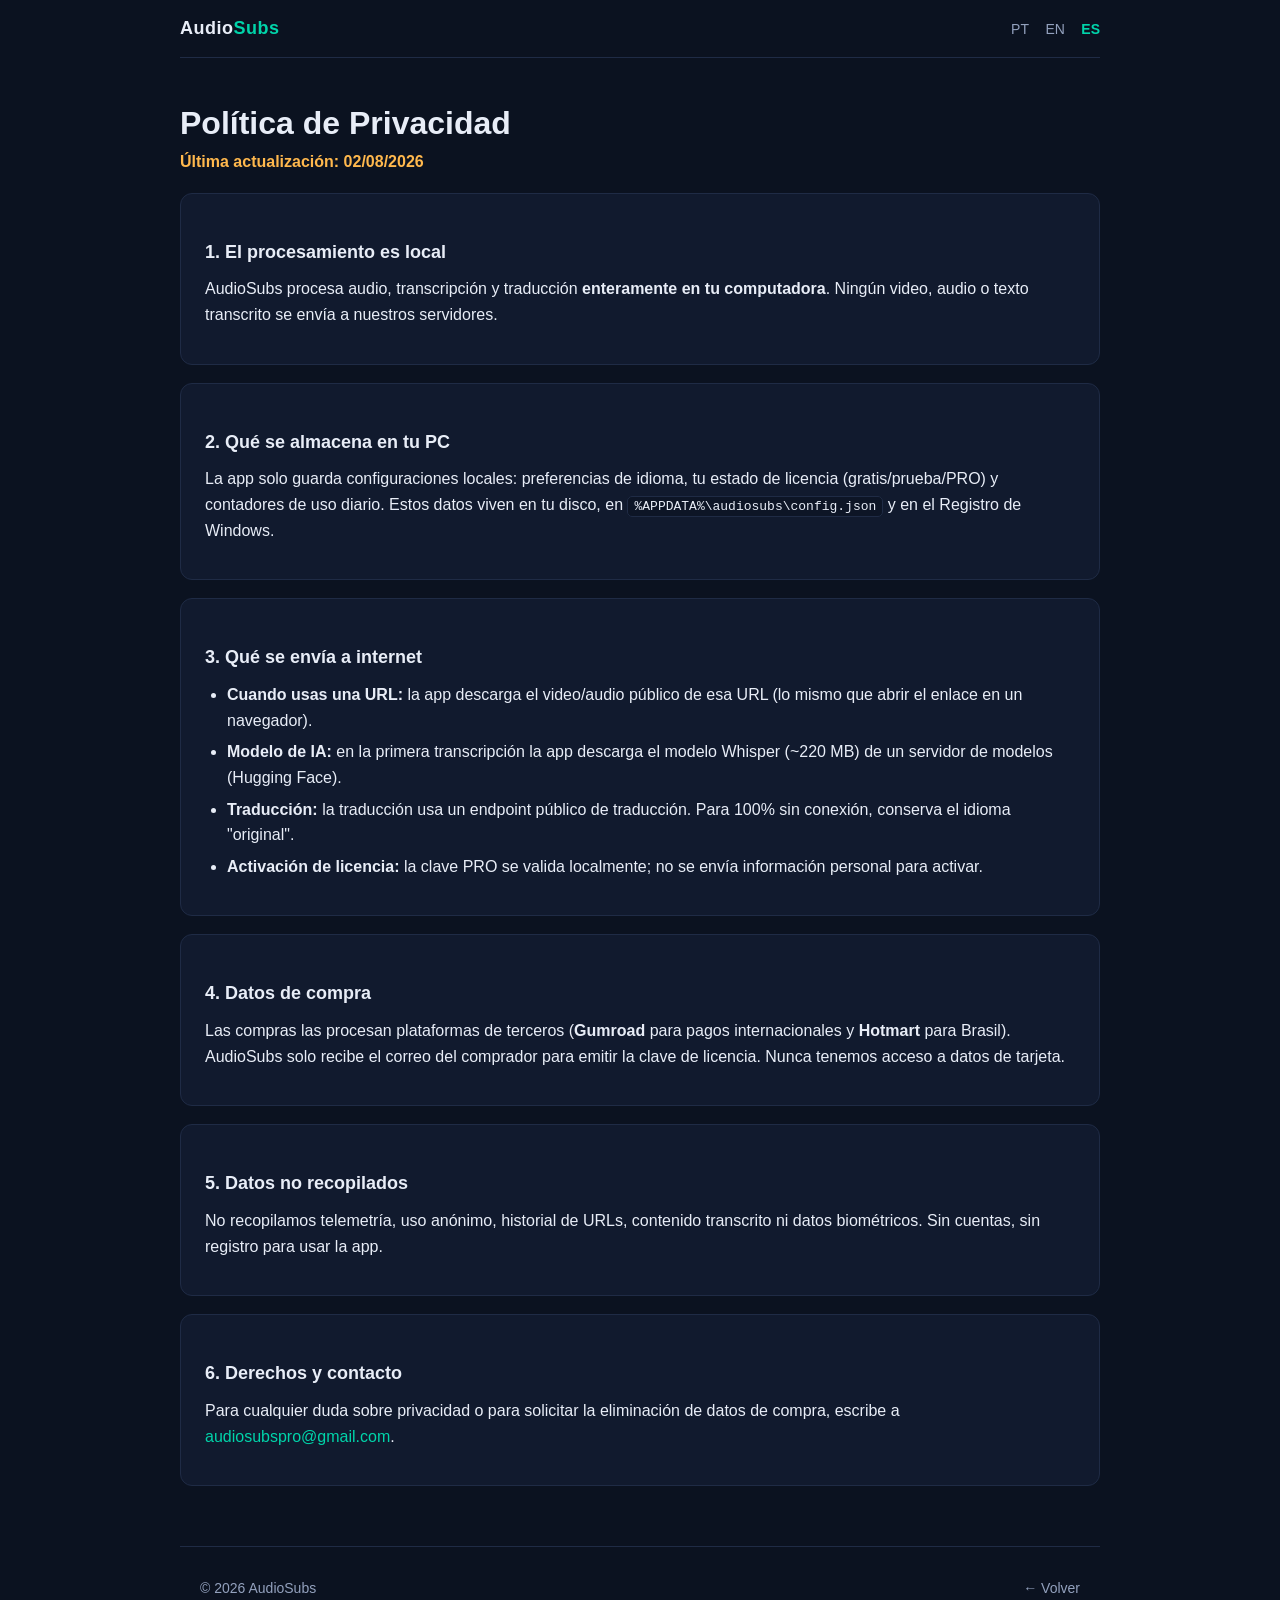
<file: es/privacy.html>
<!DOCTYPE html>
<html lang="es">
<head>
  <meta charset="UTF-8">
  <meta name="viewport" content="width=device-width, initial-scale=1.0">
  <title>AudioSubs — Política de Privacidad</title>
  <meta name="description" content="Política de privacidad de AudioSubs: cómo se manejan tus datos. 100% local.">
  <link rel="stylesheet" href="../assets/css/styles.css">
  <link rel="icon" href="../assets/img/icon.ico">
</head>
<body>
  <div class="container">
    <nav class="topbar">
      <div class="brand">Audio<span>Subs</span></div>
      <div class="lang">
        <a href="../privacy.html">PT</a>
        <a href="../en/privacy.html">EN</a>
        <a href="privacy.html" class="active">ES</a>
      </div>
    </nav>

    <h1>Política de Privacidad</h1>
    <p class="warn">Última actualización: 02/08/2026</p>

    <div class="card">
      <h3>1. El procesamiento es local</h3>
      <p>AudioSubs procesa audio, transcripción y traducción <strong>enteramente en tu computadora</strong>. Ningún video, audio o texto transcrito se envía a nuestros servidores.</p>
    </div>

    <div class="card">
      <h3>2. Qué se almacena en tu PC</h3>
      <p>La app solo guarda configuraciones locales: preferencias de idioma, tu estado de licencia (gratis/prueba/PRO) y contadores de uso diario. Estos datos viven en tu disco, en <code>%APPDATA%\audiosubs\config.json</code> y en el Registro de Windows.</p>
    </div>

    <div class="card">
      <h3>3. Qué se envía a internet</h3>
      <ul>
        <li><strong>Cuando usas una URL:</strong> la app descarga el video/audio público de esa URL (lo mismo que abrir el enlace en un navegador).</li>
        <li><strong>Modelo de IA:</strong> en la primera transcripción la app descarga el modelo Whisper (~220 MB) de un servidor de modelos (Hugging Face).</li>
        <li><strong>Traducción:</strong> la traducción usa un endpoint público de traducción. Para 100% sin conexión, conserva el idioma "original".</li>
        <li><strong>Activación de licencia:</strong> la clave PRO se valida localmente; no se envía información personal para activar.</li>
      </ul>
    </div>

    <div class="card">
      <h3>4. Datos de compra</h3>
      <p>Las compras las procesan plataformas de terceros (<strong>Gumroad</strong> para pagos internacionales y <strong>Hotmart</strong> para Brasil). AudioSubs solo recibe el correo del comprador para emitir la clave de licencia. Nunca tenemos acceso a datos de tarjeta.</p>
    </div>

    <div class="card">
      <h3>5. Datos no recopilados</h3>
      <p>No recopilamos telemetría, uso anónimo, historial de URLs, contenido transcrito ni datos biométricos. Sin cuentas, sin registro para usar la app.</p>
    </div>

    <div class="card">
      <h3>6. Derechos y contacto</h3>
      <p>Para cualquier duda sobre privacidad o para solicitar la eliminación de datos de compra, escribe a <a href="mailto:audiosubspro@gmail.com">audiosubspro@gmail.com</a>.</p>
    </div>

    <footer>
      <div class="container">
        <div>© 2026 AudioSubs</div>
        <div><a href="index.html">← Volver</a></div>
      </div>
    </footer>
  </div>
</body>
</html>
</file>
<file: assets/css/styles.css>
:root {
  --bg: #0b1220;
  --panel: #111a2e;
  --border: #1f2b45;
  --text: #e8edf7;
  --muted: #93a1bd;
  --accent: #00d4aa;
  --accent-dark: #0aa888;
  --warn: #ffb84d;
  --danger: #ff6b6b;
  --radius: 12px;
}

* { box-sizing: border-box; margin: 0; padding: 0; }

body {
  font-family: -apple-system, BlinkMacSystemFont, "Segoe UI", Roboto, sans-serif;
  background: var(--bg);
  color: var(--text);
  line-height: 1.6;
}

a { color: var(--accent); text-decoration: none; }
a:hover { text-decoration: underline; }

.container { max-width: 960px; margin: 0 auto; padding: 0 20px; }

/* Top bar with language switcher */
.topbar {
  display: flex; justify-content: space-between; align-items: center;
  padding: 14px 0; border-bottom: 1px solid var(--border);
  margin-bottom: 40px;
}
.brand { font-weight: 700; font-size: 18px; letter-spacing: 0.5px; text-decoration: none; color: inherit; }
.brand div { display: inline; }
.brand span { color: var(--accent); }
.lang a { margin-left: 12px; color: var(--muted); font-size: 14px; }
.lang a.active { color: var(--accent); font-weight: 700; }

.hero { text-align: center; padding: 30px 0 50px; }
.hero h1 { font-size: 42px; line-height: 1.2; margin-bottom: 16px; }
.hero h1 .grad {
  background: linear-gradient(90deg, var(--accent), #5b8cff);
  -webkit-background-clip: text; background-clip: text; color: transparent;
}
.hero p { font-size: 19px; color: var(--muted); max-width: 640px; margin: 0 auto 28px; }

.btn {
  display: inline-block; padding: 14px 28px; border-radius: 8px;
  font-size: 16px; font-weight: 600; cursor: pointer; border: none;
  transition: transform 0.12s, background 0.12s;
}
.btn:hover { transform: translateY(-1px); text-decoration: none; }
.btn-primary { background: var(--accent); color: #06221b; }
.btn-primary:hover { background: var(--accent-dark); }
.btn-secondary { background: transparent; color: var(--accent); border: 2px solid var(--accent); }
.btn-secondary:hover { background: rgba(0,212,170,0.08); }
.btn-lg { padding: 16px 36px; font-size: 17px; }
.btn-row { display: flex; gap: 14px; justify-content: center; flex-wrap: wrap; }
.btn-row .btn { flex: 0 0 auto; }

.hero-note { margin-top: 18px; color: var(--muted); font-size: 14px; }

.card {
  background: var(--panel); border: 1px solid var(--border);
  border-radius: var(--radius); padding: 24px; margin: 18px 0;
}

h2 { font-size: 26px; margin: 40px 0 16px; }
h3 { font-size: 18px; margin: 20px 0 10px; }
p { margin-bottom: 12px; }
ul, ol { padding-left: 22px; margin-bottom: 12px; }
li { margin-bottom: 6px; }

ul.check { list-style: none; padding-left: 0; }
ul.check li { padding: 6px 0 6px 30px; position: relative; }
ul.check li::before {
  content: "✓"; position: absolute; left: 4px; color: var(--accent); font-weight: 700;
}

/* Pricing */
.pricing { display: flex; gap: 20px; justify-content: center; flex-wrap: wrap; margin: 24px 0; }
.price-card {
  background: var(--panel); border: 1px solid var(--border); border-radius: var(--radius);
  padding: 28px; width: 320px; text-align: center;
}
.price-card.featured { border: 2px solid var(--accent); box-shadow: 0 0 30px rgba(0,212,170,0.15); }
.price-card h3 { font-size: 20px; margin-bottom: 8px; }
.price { font-size: 40px; font-weight: 800; color: var(--accent); margin: 12px 0 4px; }
.price-sub { color: var(--muted); font-size: 14px; margin-bottom: 16px; }
.price-card ul { text-align: left; margin: 16px 0; }
.price-card .btn { width: 100%; margin-top: 6px; }

.tag {
  display: inline-block; background: rgba(0,212,170,0.15); color: var(--accent);
  font-size: 12px; font-weight: 700; padding: 3px 10px; border-radius: 20px; margin-bottom: 10px;
}

/* Steps */
.steps { counter-reset: step; }
.steps .card { counter-increment: step; position: relative; padding-left: 64px; }
.steps .card::before {
  content: counter(step); position: absolute; left: 20px; top: 20px;
  width: 32px; height: 32px; border-radius: 50%;
  background: var(--accent); color: #06221b; font-weight: 800;
  display: flex; align-items: center; justify-content: center;
}

code {
  background: #0d1526; border: 1px solid var(--border);
  padding: 2px 6px; border-radius: 5px; font-size: 13px;
  word-break: break-all;
}
pre {
  background: #0d1526; border: 1px solid var(--border); border-radius: 8px;
  padding: 16px; overflow-x: auto; font-size: 13px; margin: 12px 0;
}

.warn { color: var(--warn); font-weight: 600; }
.danger { color: var(--danger); font-weight: 600; }

/* FAQ */
.faq details {
  background: var(--panel); border: 1px solid var(--border);
  border-radius: var(--radius); padding: 16px 20px; margin: 10px 0;
}
.faq summary { cursor: pointer; font-weight: 600; color: var(--text); }
.faq details p { margin-top: 10px; color: var(--muted); }

/* Footer */
footer {
  border-top: 1px solid var(--border); margin-top: 60px;
  padding: 30px 0 50px; color: var(--muted); font-size: 14px;
}
footer .container { display: flex; justify-content: space-between; flex-wrap: wrap; gap: 12px; }
footer a { color: var(--muted); }
footer a:hover { color: var(--accent); }

.badge-free {
  background: rgba(255,184,77,0.15); color: var(--warn);
  font-size: 11px; font-weight: 700; padding: 2px 8px; border-radius: 20px; margin-left: 6px;
}
.badge-pro {
  background: rgba(0,212,170,0.15); color: var(--accent);
  font-size: 11px; font-weight: 700; padding: 2px 8px; border-radius: 20px; margin-left: 6px;
}

@media (max-width: 640px) {
  .hero h1 { font-size: 30px; }
  .price-card { width: 100%; }
  .steps .card { padding-left: 56px; }
}
</file>
